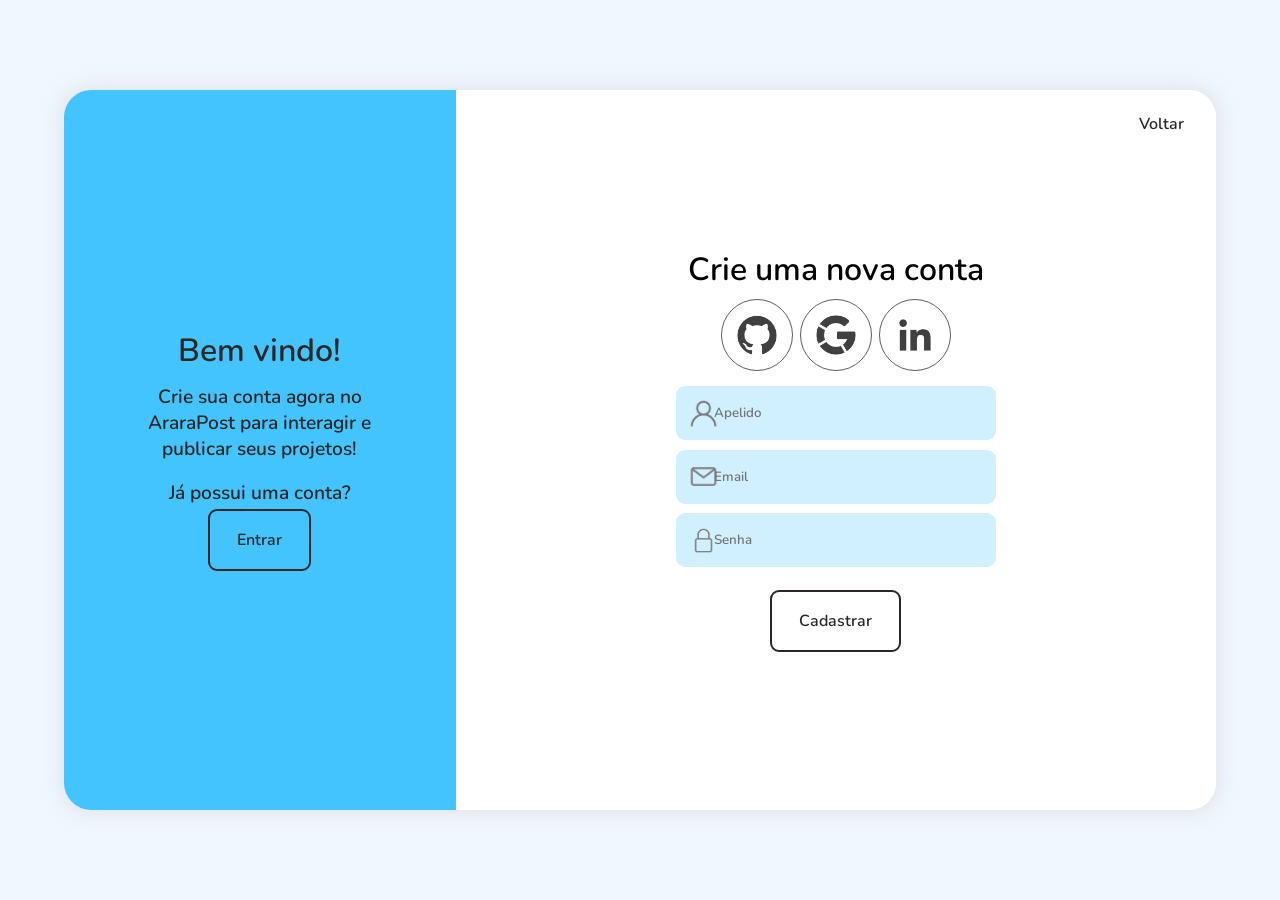
<file: cadastro.html>
<!DOCTYPE html>
<html lang="pt-br">
<head>
    <meta charset="UTF-8">
    <meta name="viewport" content="width=device-width, initial-scale=1.0">
    <title>AraraPost - Cadastro</title>
    <link rel="stylesheet" href="CSS/cadastro.css">
</head>
<body>
    <main>
        <div class="esq">
            <h1 id="title-esq">Bem vindo!</h1>
            <p id="text1">Crie sua conta agora no AraraPost para interagir e publicar seus projetos!</p>
            <p id="text2">Já possui uma conta?</p>
            <a href="login.html"><button id="entrar">Entrar</button></a>
        </div>
        
        <div class="dir">

            <h1 id="title-dir">Crie uma nova conta</h1>
            <a href="index.html" id="text3">Voltar</a>
            <ul class="imagens">
                <li><img src="Imagens/github.png" alt=""></li>
                <li><img src="Imagens/google.png" alt=""></li>
                <li><img src="Imagens/linkedin.png" alt=""></li>
            </ul>
            <ul class="inputs">
                <li><input id="apelido-input" type="text" placeholder="Apelido"></li>
                <li><input id="email-input" type="text" placeholder="Email"></li>
                <li><input id="senha-input" type="text" placeholder="Senha"></li>
            </ul>

            <button id="cadastrar">Cadastrar</button>
        </div>
    </main>
</body>
</html>
</file>
<file: CSS/cadastro.css>
:root {
    --Preto: #2C2626;
    --Preto75: #2C2626bf;
    --Preto50: #2C262680;
    --azul: #44C4FF;
    --azul50: #44c4ff80;
    --azul25: #44C4FF40;
    --verde: #7EFF89;
    --verde50: #7EFF8980;
    --verde25: #7EFF8940;
}

@font-face {
    font-family: 'Nunito';
    src: url(/Fonts/Nunito/static/Nunito-SemiBold.ttf);
}

* {
    padding: 0px;
    margin: 0px;
    box-sizing: border-box;
    font-family: 'Nunito';
}

body{
    background-color: aliceblue;
    height: 100vh;
    width: 100vw;
    display: flex;
    align-items: center;
    justify-content: center;
}

main{
    height: 80%;
    width: 90%;
    display: flex;
    flex-direction: row;
    align-items: center;
    justify-content: space-between;
    box-shadow: rgba(211, 211, 211, 0.5) 0vh 0vh 2vh 0.5vh;
    border-radius: 3vh;
}

.esq{
    border-radius: 3vh 0vh 0vh 3vh;
    height: 100%;
    width: 34%;
    background-color: #44C4FF;
    display: flex;
    flex-direction: column;
    align-items: center;
    justify-content: center;
}

#title-esq{
    font-size: xx-large;
    text-align: center;
    color: var(--Preto);
    width: 70%;
}

#text1{
    margin-top: 3%;
    font-size: larger;
    text-align: center;
    color: var(--Preto);
    width: 70%;
}

#text2{
    margin-top: 3%;
    font-size: larger;
    text-align: center;
    color: var(--Preto);
    width: 70%;
    margin-top: 2vh;
}

#entrar{
    margin-top: 3%;
    font-size: medium;
    background-color: var(--azul);
    padding: 2vh 3vh;
    color: var(--azul);
    border-color: var(--Preto);
    color: var(--Preto);
    border-radius: 1vh;
    border-style: solid;
    cursor: pointer;
    a{
        text-decoration: none;
        color: var(--Preto);
    }
}

.dir{
    border-radius: 0vh 3vh 3vh 0vh;
    height: 100%;
    width: 66%;
    background-color: white;
    display: flex;
    flex-direction: column;
    align-items: center;
    justify-content: center;
    button{
        margin-top: 3%;
    }
}

li{
    list-style: none;
}

.inputs input{
    margin-top: 3%;
    background-color: var(--azul25);
    width: 25vw;
    padding-left: 1.5vw;
    padding-bottom: 2vh;
    padding-top: 2vh;
    border: none;
    border-radius: 1vh;
}

input::placeholder{
    padding-left: 1.5vw;
}

#email-input{
    background-image: url('/Imagens/email.png');
    background-size: 5vh;
    background-position: 0.4vw;
    background-repeat: no-repeat;
}

#senha-input{
    background-image: url('/Imagens/cadeado.png');
    background-size: 5vh;
    background-position: 0.4vw;
    background-repeat: no-repeat;
}

#cadastrar{
    margin-top: 3%;
    font-size: medium;
    background-color: transparent;
    padding: 2vh 3vh;
    color: var(--Preto);
    border-color: var(--Preto);
    border-radius: 1vh;
    border-style: solid;
    cursor: pointer;
}

.imagens{
    margin-top: 1%;
    display: flex;
    flex-direction: row;
    justify-content: space-between;
    width: 18vw;
}

.imagens img{
    height: 8vh;
    border: solid var(--Preto75) 1px;
    border-radius: 50%;
}

#text3 {
    position: absolute;
    top: 12.5vh;
    left: 89vw;
    color: var(--Preto);
    text-decoration-color: rgba(44, 38, 38, 0);
    transition: 0.5s ease-in-out;

}

#text3:hover {
    text-decoration: underline;
    text-decoration-color: var(--Preto);
    transition: 0.5s ease-in-out;
}

#email-input:focus::placeholder {
    color: transparent;
}

#email-input:focus {
    background-image: none;
}

#senha-input:focus::placeholder {
    color: transparent;
}

#senha-input:focus {
    background-image: none;
}

#apelido-input {
    background-image: url('/Imagens/pessoa.png');
    background-size: 5vh;
    background-position: 0.4vw;
    background-repeat: no-repeat;
}

#apelido-input:focus::placeholder {
    color: transparent;
}

#apelido-input:focus {
    background-image: none;
}
</file>
